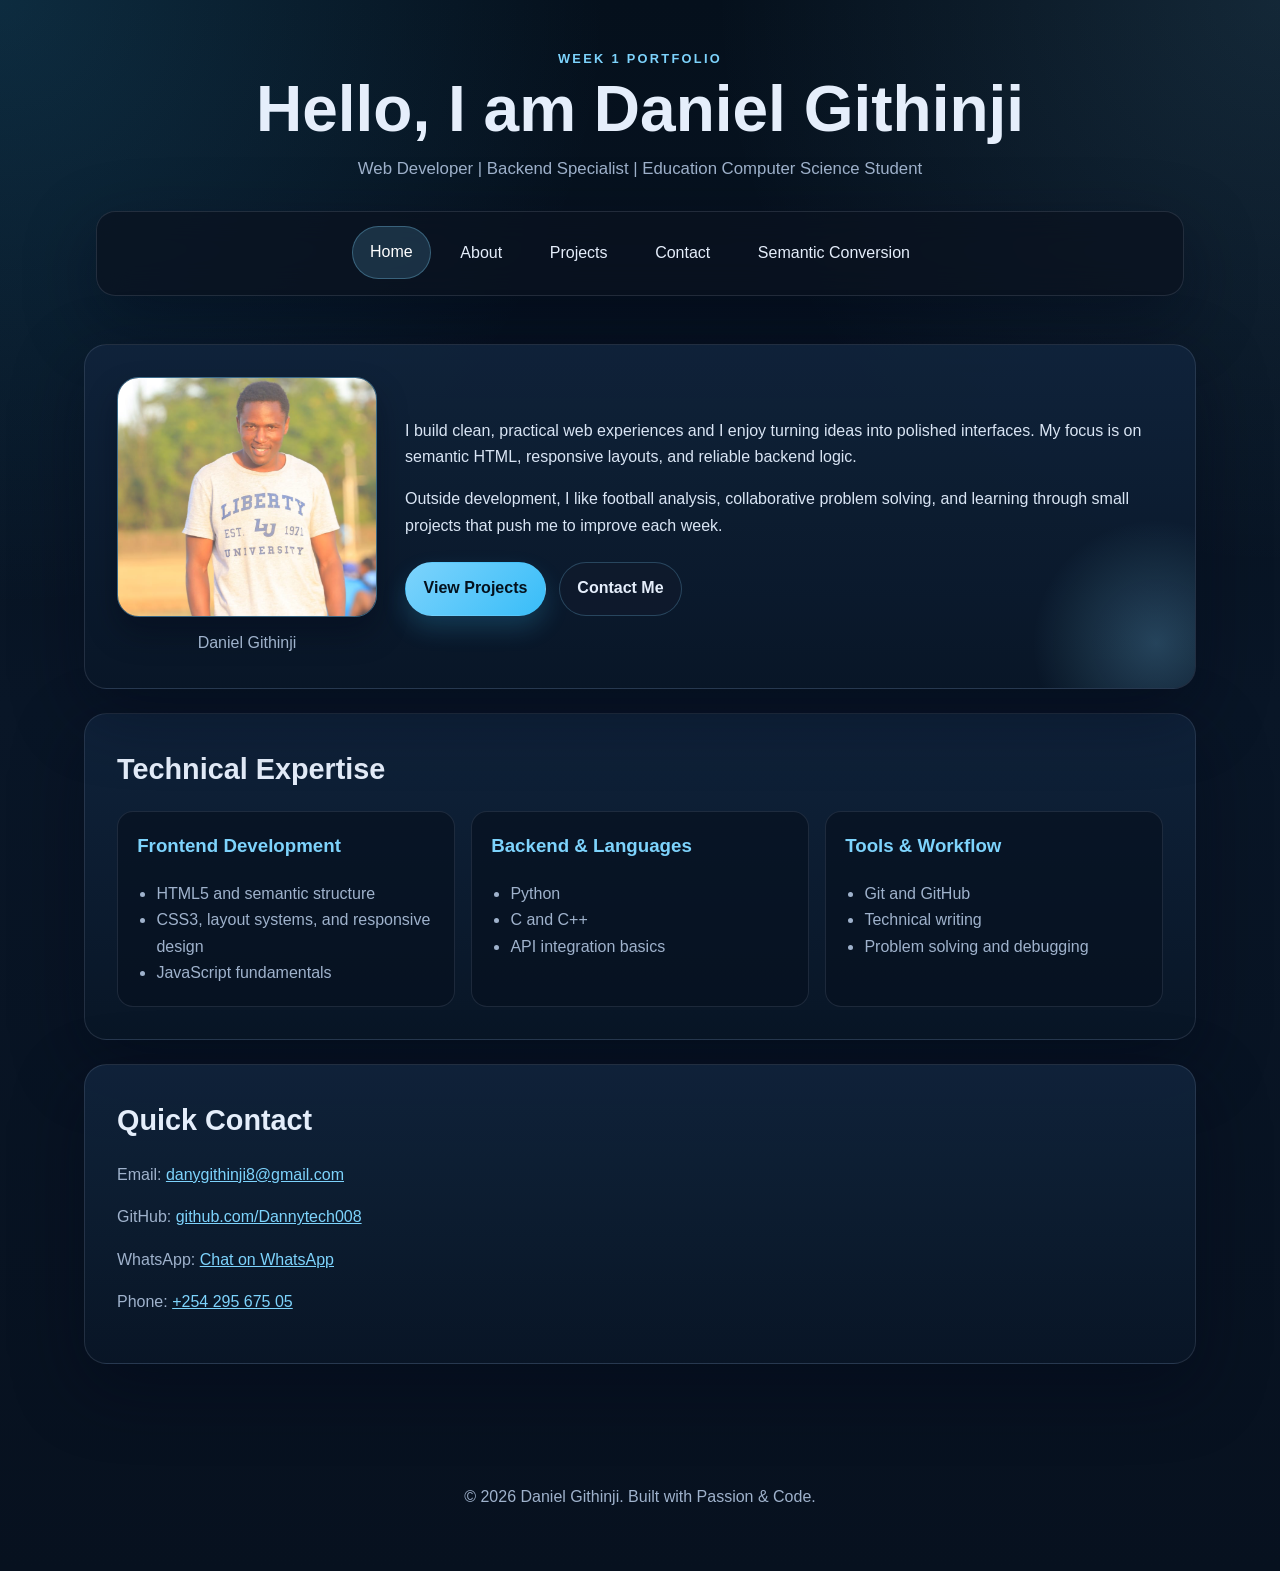
<file: index.html>
<!DOCTYPE html>
<html lang="en">
<head>
    <meta charset="UTF-8">
    <meta name="viewport" content="width=device-width, initial-scale=1.0">
    <meta name="description" content="Portfolio of Daniel Githinji - Web Developer & Backend Specialist">
    <title>Daniel Githinji | Portfolio</title>
    <link rel="stylesheet" href="styles.css">
</head>
<body>

    <header class="site-header">
        <div class="site-brand">
            <p class="eyebrow">Week 1 Portfolio</p>
            <h1>Hello, I am Daniel Githinji</h1>
            <p class="tagline">Web Developer | Backend Specialist | Education Computer Science Student</p>
        </div>

        <nav class="site-nav" aria-label="Main Navigation">
            <a href="index.html" aria-current="page">Home</a>
            <a href="about.html">About</a>
            <a href="projects.html">Projects</a>
            <a href="contact.html">Contact</a>
            <a href="semantic-conversion.html">Semantic Conversion</a>
        </nav>
    </header>

    <main>
        <section class="hero-card">
            <div class="about-container">
                <figure class="profile-card">
                    <img src="images/profile.jpg" alt="Daniel Githinji profile photo" width="240" height="240">
                    <figcaption>Daniel Githinji</figcaption>
                </figure>

                <div class="about-text">
                    <p>
                        I build clean, practical web experiences and I enjoy turning ideas into polished interfaces.
                        My focus is on semantic HTML, responsive layouts, and reliable backend logic.
                    </p>
                    <p>
                        Outside development, I like football analysis, collaborative problem solving, and learning
                        through small projects that push me to improve each week.
                    </p>
                    <div class="inline-links">
                        <a class="primary-link" href="projects.html">View Projects</a>
                        <a class="secondary-link" href="contact.html">Contact Me</a>
                    </div>
                </div>
            </div>
        </section>

        <section>
            <h2>Technical Expertise</h2>
            <div class="skills-grid">
                <article class="skill-card">
                    <h3>Frontend Development</h3>
                    <ul>
                        <li>HTML5 and semantic structure</li>
                        <li>CSS3, layout systems, and responsive design</li>
                        <li>JavaScript fundamentals</li>
                    </ul>
                </article>

                <article class="skill-card">
                    <h3>Backend & Languages</h3>
                    <ul>
                        <li>Python</li>
                        <li>C and C++</li>
                        <li>API integration basics</li>
                    </ul>
                </article>

                <article class="skill-card">
                    <h3>Tools & Workflow</h3>
                    <ul>
                        <li>Git and GitHub</li>
                        <li>Technical writing</li>
                        <li>Problem solving and debugging</li>
                    </ul>
                </article>
            </div>
        </section>

        <section>
            <h2>Quick Contact</h2>
            <address class="contact-summary">
                <p>Email: <a href="mailto:danygithinji8@gmail.com">danygithinji8@gmail.com</a></p>
                <p>GitHub: <a href="https://github.com/Dannytech008" target="_blank" rel="noopener">github.com/Dannytech008</a></p>
                <p>WhatsApp: <a href="https://wa.me/254712345678" target="_blank" rel="noopener">Chat on WhatsApp</a></p>
                <p>Phone: <a class="btn-link" href="tel:+254712345678">+254 295 675 05</a></p>
            </address>
        </section>
    </main>

    <footer>
        <p>&copy; 2026 Daniel Githinji. Built with Passion & Code.</p>
    </footer>

</body>
</html>
</file>
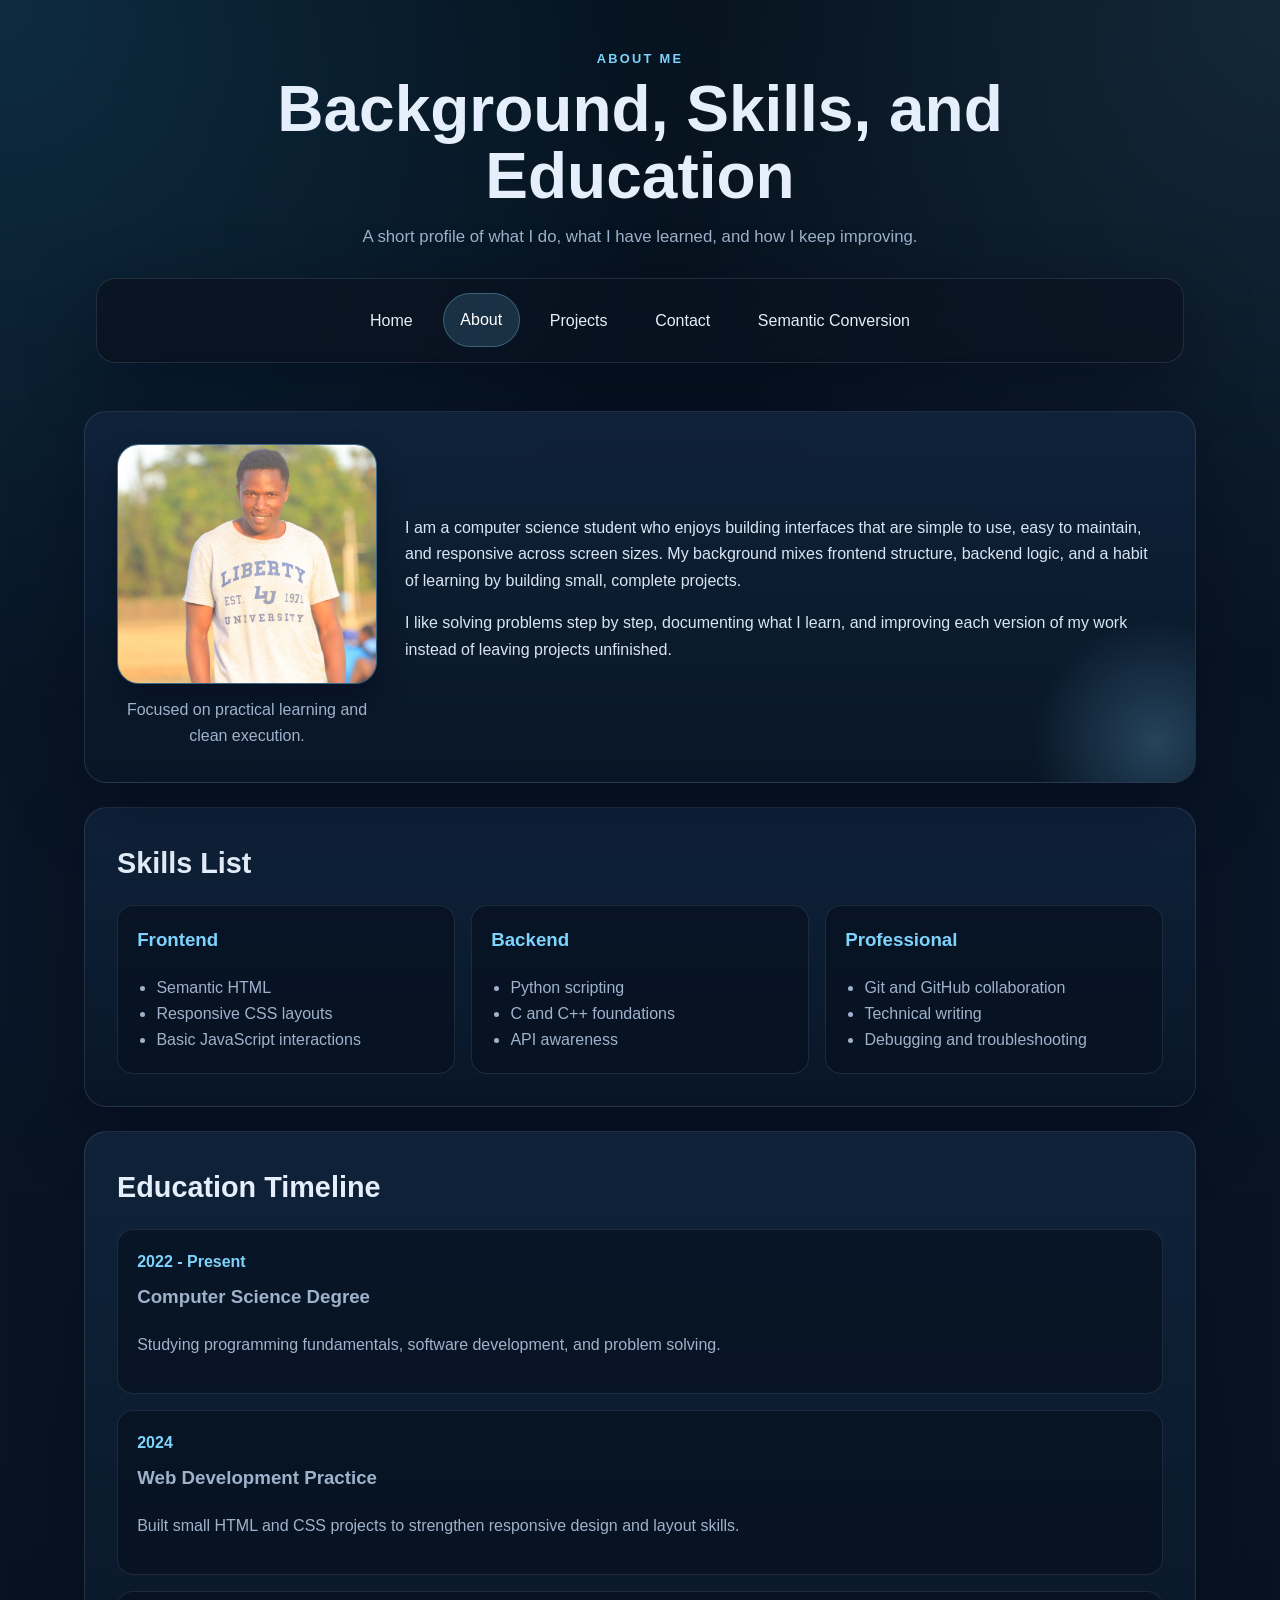
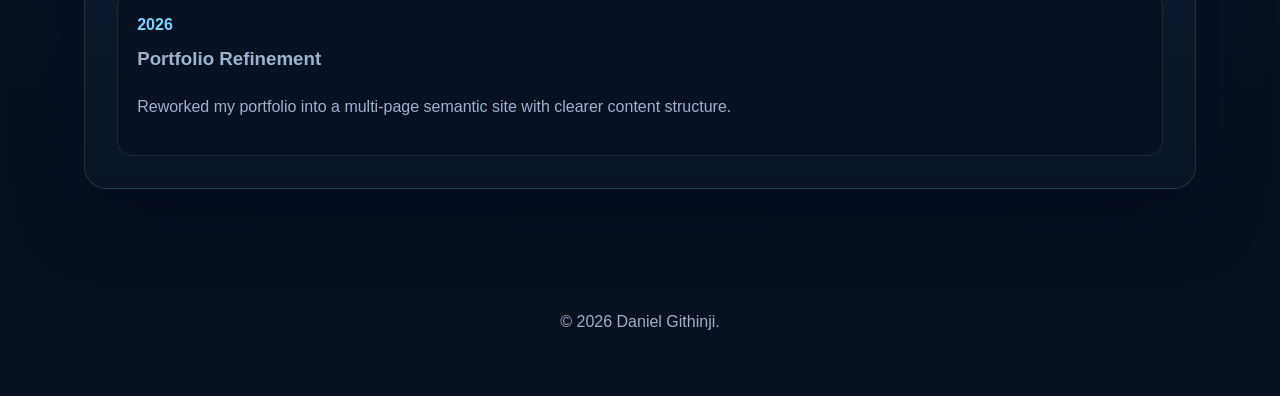
<file: about.html>
<!DOCTYPE html>
<html lang="en">
<head>
    <meta charset="UTF-8">
    <meta name="viewport" content="width=device-width, initial-scale=1.0">
    <meta name="description" content="Background, skills, and education timeline for Daniel Githinji.">
    <title>About | Daniel Githinji</title>
    <link rel="stylesheet" href="styles.css">
</head>
<body>
    <header class="site-header">
        <div class="site-brand">
            <p class="eyebrow">About Me</p>
            <h1>Background, Skills, and Education</h1>
            <p class="tagline">A short profile of what I do, what I have learned, and how I keep improving.</p>
        </div>

        <nav class="site-nav" aria-label="Main Navigation">
            <a href="index.html">Home</a>
            <a href="about.html" aria-current="page">About</a>
            <a href="projects.html">Projects</a>
            <a href="contact.html">Contact</a>
            <a href="semantic-conversion.html">Semantic Conversion</a>
        </nav>
    </header>

    <main>
        <section class="hero-card">
            <div class="about-container">
                <figure class="profile-card">
                    <img src="images/profile.jpg" alt="Daniel Githinji profile photo" width="240" height="240">
                    <figcaption>Focused on practical learning and clean execution.</figcaption>
                </figure>

                <div class="about-text">
                    <p>
                        I am a computer science student who enjoys building interfaces that are simple to use,
                        easy to maintain, and responsive across screen sizes. My background mixes frontend structure,
                        backend logic, and a habit of learning by building small, complete projects.
                    </p>
                    <p>
                        I like solving problems step by step, documenting what I learn, and improving each version
                        of my work instead of leaving projects unfinished.
                    </p>
                </div>
            </div>
        </section>

        <section>
            <h2>Skills List</h2>
            <div class="skills-grid">
                <article class="skill-card">
                    <h3>Frontend</h3>
                    <ul>
                        <li>Semantic HTML</li>
                        <li>Responsive CSS layouts</li>
                        <li>Basic JavaScript interactions</li>
                    </ul>
                </article>
                <article class="skill-card">
                    <h3>Backend</h3>
                    <ul>
                        <li>Python scripting</li>
                        <li>C and C++ foundations</li>
                        <li>API awareness</li>
                    </ul>
                </article>
                <article class="skill-card">
                    <h3>Professional</h3>
                    <ul>
                        <li>Git and GitHub collaboration</li>
                        <li>Technical writing</li>
                        <li>Debugging and troubleshooting</li>
                    </ul>
                </article>
            </div>
        </section>

        <section>
            <h2>Education Timeline</h2>
            <ol class="timeline">
                <li class="timeline-item">
                    <span class="year">2022 - Present</span>
                    <h3>Computer Science Degree</h3>
                    <p>Studying programming fundamentals, software development, and problem solving.</p>
                </li>
                <li class="timeline-item">
                    <span class="year">2024</span>
                    <h3>Web Development Practice</h3>
                    <p>Built small HTML and CSS projects to strengthen responsive design and layout skills.</p>
                </li>
                <li class="timeline-item">
                    <span class="year">2026</span>
                    <h3>Portfolio Refinement</h3>
                    <p>Reworked my portfolio into a multi-page semantic site with clearer content structure.</p>
                </li>
            </ol>
        </section>
    </main>

    <footer>
        <p>&copy; 2026 Daniel Githinji.</p>
    </footer>
</body>
</html>
</file>
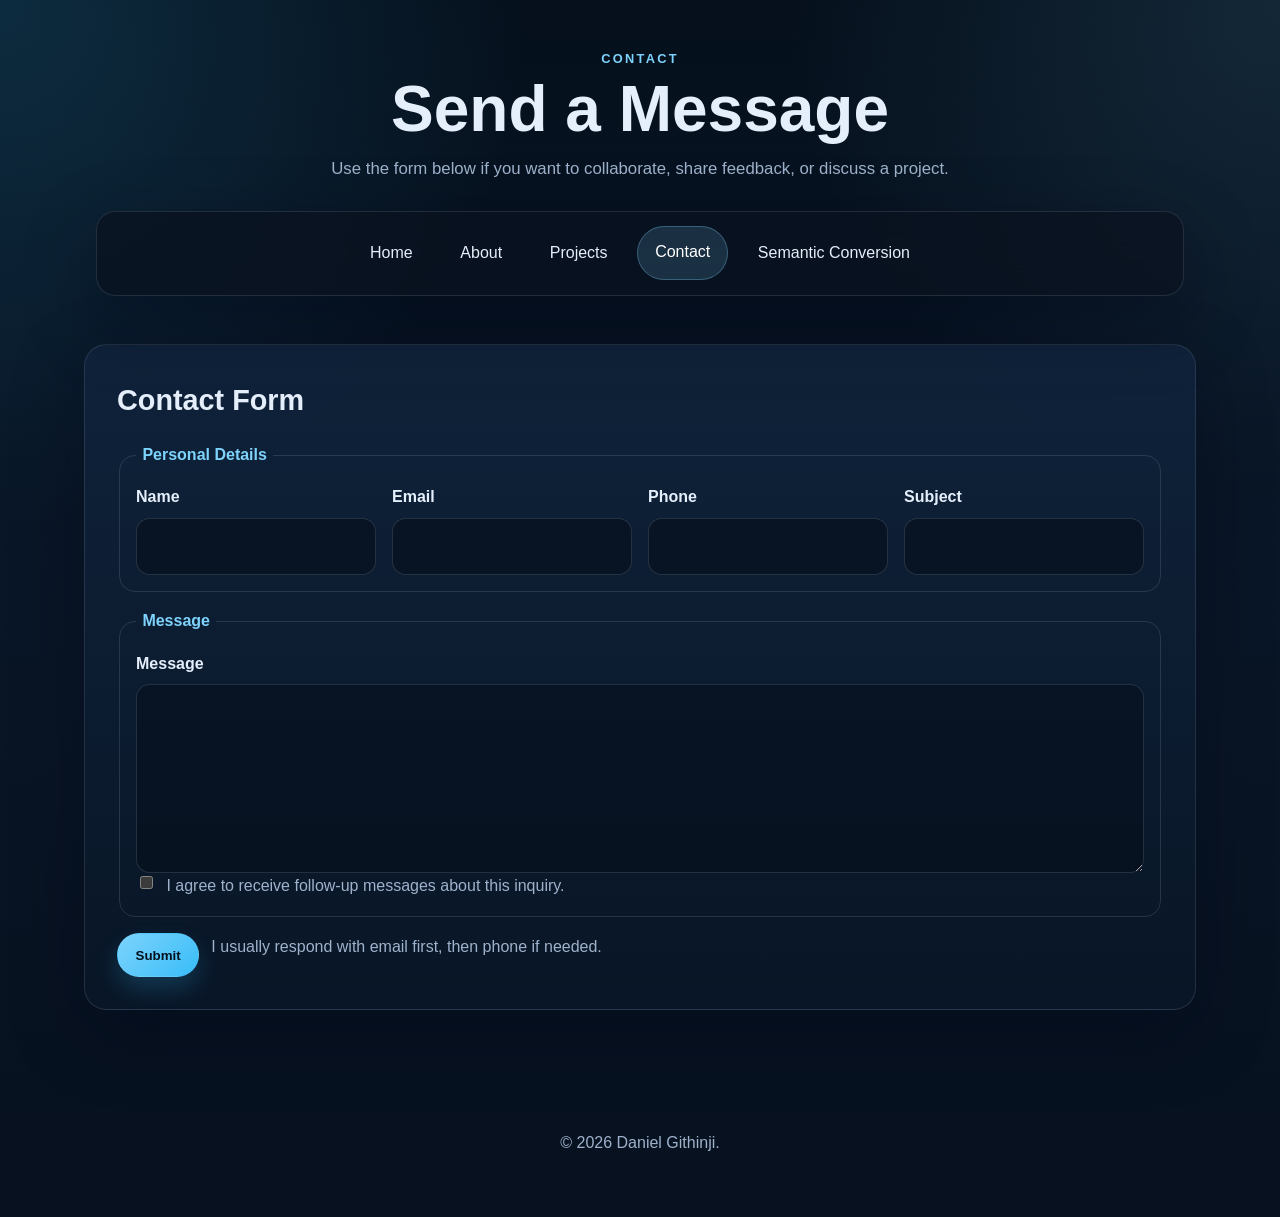
<file: contact.html>
<!DOCTYPE html>
<html lang="en">
<head>
    <meta charset="UTF-8">
    <meta name="viewport" content="width=device-width, initial-scale=1.0">
    <meta name="description" content="Contact form for Daniel Githinji.">
    <title>Contact | Daniel Githinji</title>
    <link rel="stylesheet" href="styles.css">
</head>
<body>
    <header class="site-header">
        <div class="site-brand">
            <p class="eyebrow">Contact</p>
            <h1>Send a Message</h1>
            <p class="tagline">Use the form below if you want to collaborate, share feedback, or discuss a project.</p>
        </div>

        <nav class="site-nav" aria-label="Main Navigation">
            <a href="index.html">Home</a>
            <a href="about.html">About</a>
            <a href="projects.html">Projects</a>
            <a href="contact.html" aria-current="page">Contact</a>
            <a href="semantic-conversion.html">Semantic Conversion</a>
        </nav>
    </header>

    <main>
        <section>
            <h2>Contact Form</h2>
            <form class="contact-form" action="#" method="post">
                <fieldset>
                    <legend>Personal Details</legend>
                    <div class="form-grid">
                        <div class="form-field">
                            <label for="name">Name</label>
                            <input id="name" name="name" type="text" autocomplete="name" required>
                        </div>
                        <div class="form-field">
                            <label for="email">Email</label>
                            <input id="email" name="email" type="email" autocomplete="email" required>
                        </div>
                        <div class="form-field">
                            <label for="phone">Phone</label>
                            <input id="phone" name="phone" type="tel" autocomplete="tel">
                        </div>
                        <div class="form-field">
                            <label for="subject">Subject</label>
                            <input id="subject" name="subject" type="text" required>
                        </div>
                    </div>
                </fieldset>

                <fieldset>
                    <legend>Message</legend>
                    <div class="form-field">
                        <label for="message">Message</label>
                        <textarea id="message" name="message" rows="6" required></textarea>
                    </div>
                    <label class="check-row" for="updates">
                        <input id="updates" name="updates" type="checkbox">
                        <span>I agree to receive follow-up messages about this inquiry.</span>
                    </label>
                </fieldset>

                <div class="contact-actions">
                    <button type="submit">Submit</button>
                    <p class="report-meta">I usually respond with email first, then phone if needed.</p>
                </div>
            </form>
        </section>
    </main>

    <footer>
        <p>&copy; 2026 Daniel Githinji.</p>
    </footer>
</body>
</html>
</file>
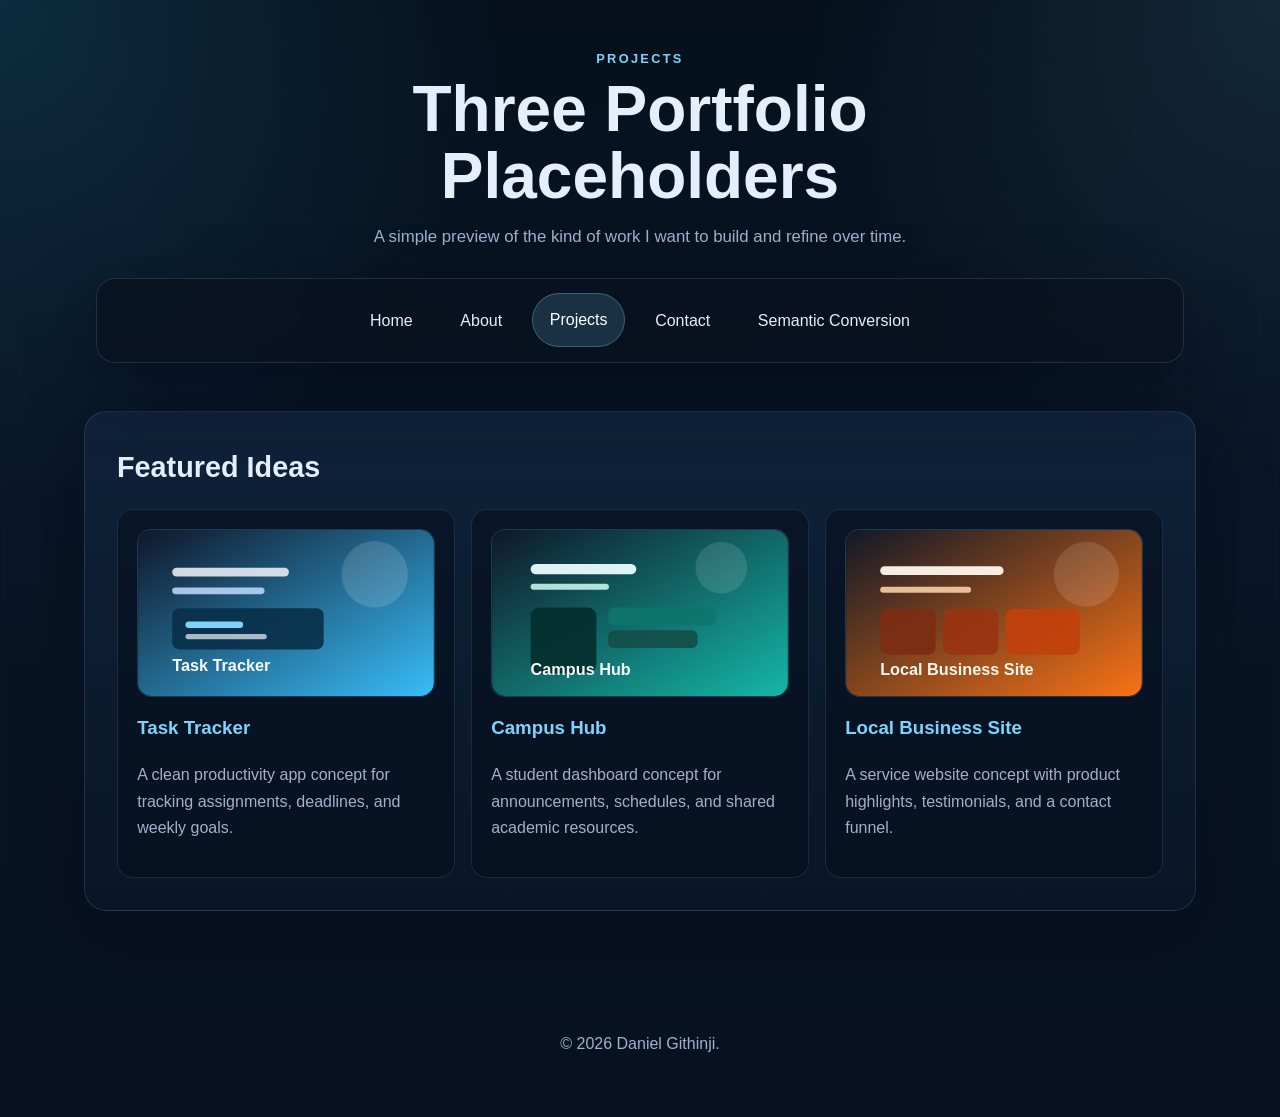
<file: projects.html>
<!DOCTYPE html>
<html lang="en">
<head>
    <meta charset="UTF-8">
    <meta name="viewport" content="width=device-width, initial-scale=1.0">
    <meta name="description" content="Project placeholders for Daniel Githinji's portfolio.">
    <title>Projects | Daniel Githinji</title>
    <link rel="stylesheet" href="styles.css">
</head>
<body>
    <header class="site-header">
        <div class="site-brand">
            <p class="eyebrow">Projects</p>
            <h1>Three Portfolio Placeholders</h1>
            <p class="tagline">A simple preview of the kind of work I want to build and refine over time.</p>
        </div>

        <nav class="site-nav" aria-label="Main Navigation">
            <a href="index.html">Home</a>
            <a href="about.html">About</a>
            <a href="projects.html" aria-current="page">Projects</a>
            <a href="contact.html">Contact</a>
            <a href="semantic-conversion.html">Semantic Conversion</a>
        </nav>
    </header>

    <main>
        <section>
            <h2>Featured Ideas</h2>
            <div class="project-grid">
                <article class="project-card">
                    <img src="images/project-1.svg" alt="Placeholder illustration for project one">
                    <h3>Task Tracker</h3>
                    <p>A clean productivity app concept for tracking assignments, deadlines, and weekly goals.</p>
                </article>
                <article class="project-card">
                    <img src="images/project-2.svg" alt="Placeholder illustration for project two">
                    <h3>Campus Hub</h3>
                    <p>A student dashboard concept for announcements, schedules, and shared academic resources.</p>
                </article>
                <article class="project-card">
                    <img src="images/project-3.svg" alt="Placeholder illustration for project three">
                    <h3>Local Business Site</h3>
                    <p>A service website concept with product highlights, testimonials, and a contact funnel.</p>
                </article>
            </div>
        </section>
    </main>

    <footer>
        <p>&copy; 2026 Daniel Githinji.</p>
    </footer>
</body>
</html>
</file>
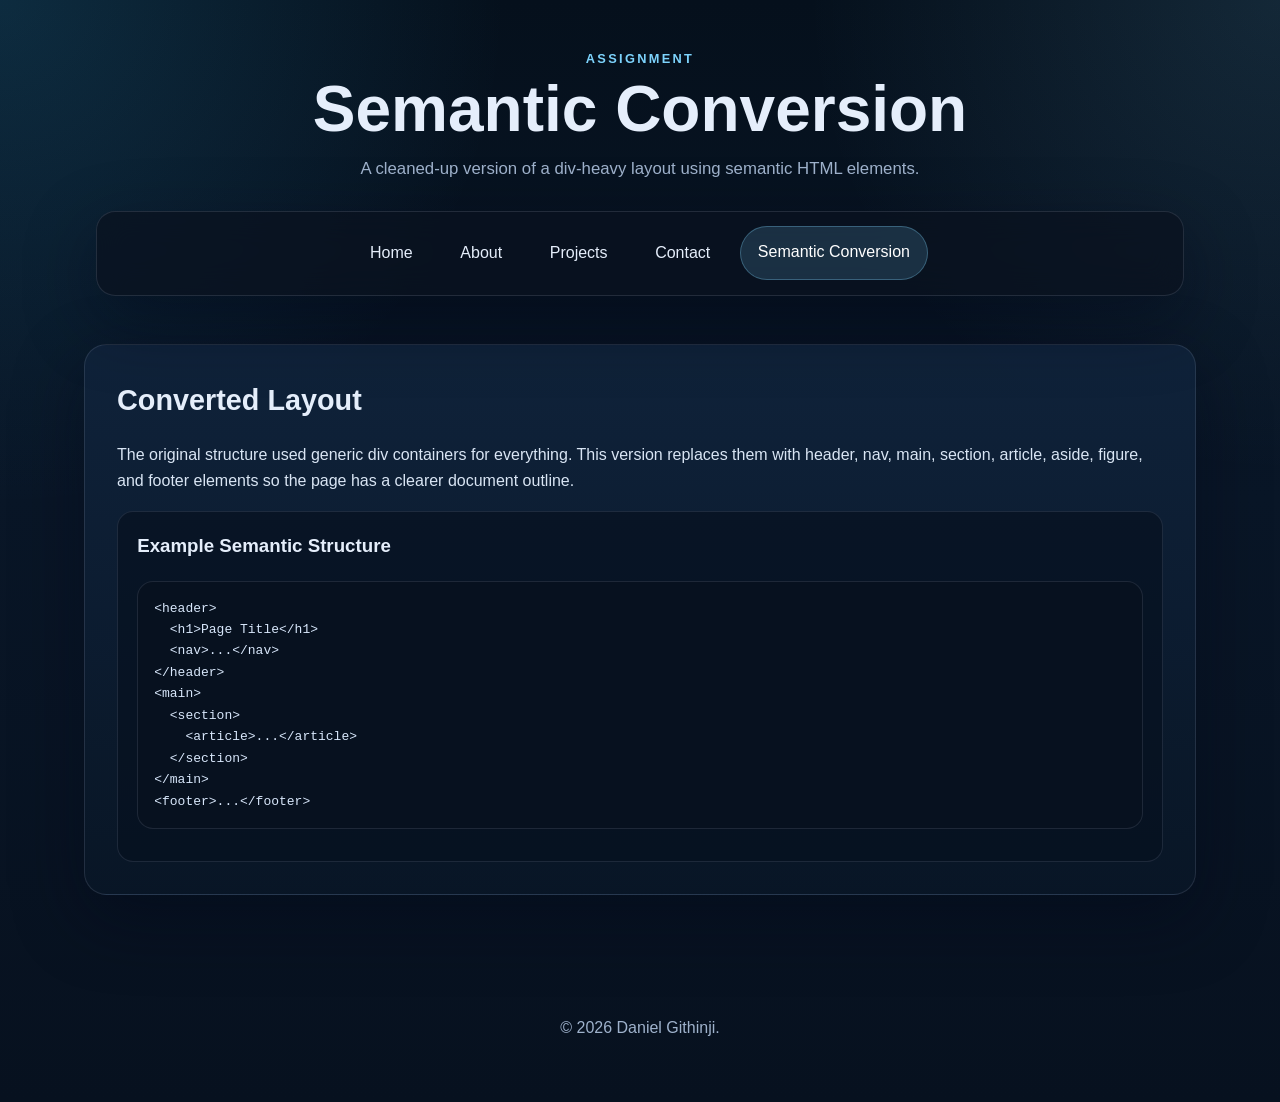
<file: semantic-conversion.html>
<!DOCTYPE html>
<html lang="en">
<head>
    <meta charset="UTF-8">
    <meta name="viewport" content="width=device-width, initial-scale=1.0">
    <meta name="description" content="Semantic HTML conversion example.">
    <title>Semantic Conversion | Daniel Githinji</title>
    <link rel="stylesheet" href="styles.css">
</head>
<body>
    <header class="site-header">
        <div class="site-brand">
            <p class="eyebrow">Assignment</p>
            <h1>Semantic Conversion</h1>
            <p class="tagline">A cleaned-up version of a div-heavy layout using semantic HTML elements.</p>
        </div>

        <nav class="site-nav" aria-label="Main Navigation">
            <a href="index.html">Home</a>
            <a href="about.html">About</a>
            <a href="projects.html">Projects</a>
            <a href="contact.html">Contact</a>
            <a href="semantic-conversion.html" aria-current="page">Semantic Conversion</a>
        </nav>
    </header>

    <main>
        <section>
            <h2>Converted Layout</h2>
            <div class="about-text">
                <p>
                    The original structure used generic div containers for everything. This version replaces them
                    with header, nav, main, section, article, aside, figure, and footer elements so the page has a
                    clearer document outline.
                </p>
            </div>

            <article class="info-card">
                <h3>Example Semantic Structure</h3>
                <pre class="code-sample"><code>&lt;header&gt;
  &lt;h1&gt;Page Title&lt;/h1&gt;
  &lt;nav&gt;...&lt;/nav&gt;
&lt;/header&gt;
&lt;main&gt;
  &lt;section&gt;
    &lt;article&gt;...&lt;/article&gt;
  &lt;/section&gt;
&lt;/main&gt;
&lt;footer&gt;...&lt;/footer&gt;</code></pre>
            </article>
        </section>
    </main>

    <footer>
        <p>&copy; 2026 Daniel Githinji.</p>
    </footer>
</body>
</html>
</file>
<file: styles.css>
:root {
    color-scheme: dark;
    --bg: #07111f;
    --bg-soft: #0f1b2d;
    --panel: rgba(15, 27, 45, 0.92);
    --panel-strong: #10233b;
    --line: rgba(148, 163, 184, 0.18);
    --text: #e5eefb;
    --muted: #9fb2cc;
    --accent: #7dd3fc;
    --accent-strong: #38bdf8;
    --shadow: 0 24px 70px rgba(2, 8, 23, 0.42);
}

* {
    box-sizing: border-box;
}

html {
    scroll-behavior: smooth;
}

body {
    margin: 0;
    min-height: 100vh;
    font-family: "Trebuchet MS", "Segoe UI", sans-serif;
    line-height: 1.65;
    color: var(--text);
    background:
        radial-gradient(circle at top left, rgba(56, 189, 248, 0.16), transparent 30%),
        radial-gradient(circle at top right, rgba(125, 211, 252, 0.12), transparent 28%),
        linear-gradient(180deg, #05101c 0%, #091627 45%, #07111f 100%);
}

a {
    color: inherit;
}

img {
    max-width: 100%;
    display: block;
}

.site-header {
    padding: 3rem 1.25rem 1.5rem;
    text-align: center;
}

.site-brand {
    max-width: 54rem;
    margin: 0 auto;
}

.eyebrow {
    margin: 0 0 0.45rem;
    color: var(--accent);
    text-transform: uppercase;
    letter-spacing: 0.18em;
    font-size: 0.8rem;
    font-weight: 700;
}

.site-header h1 {
    margin: 0;
    font-size: clamp(2.4rem, 5vw, 4.6rem);
    line-height: 1.05;
}

.tagline {
    margin: 0.75rem auto 0;
    max-width: 42rem;
    color: var(--muted);
    font-size: 1.05rem;
}

.site-nav {
    width: min(100%, 68rem);
    margin: 1.75rem auto 0;
    padding: 0.9rem;
    display: flex;
    flex-wrap: wrap;
    justify-content: center;
    gap: 0.75rem;
    border: 1px solid var(--line);
    border-radius: 1.2rem;
    background: rgba(10, 18, 31, 0.75);
    backdrop-filter: blur(16px);
    box-shadow: var(--shadow);
}

.site-nav a {
    padding: 0.8rem 1.05rem;
    border-radius: 999px;
    text-decoration: none;
    border: 1px solid transparent;
    color: var(--text);
    transition: transform 180ms ease, background-color 180ms ease, border-color 180ms ease, color 180ms ease;
}

.site-nav a:hover,
.site-nav a:focus-visible,
.site-nav a[aria-current="page"] {
    background: rgba(125, 211, 252, 0.16);
    border-color: rgba(125, 211, 252, 0.3);
    color: #ffffff;
    transform: translateY(-1px);
    outline: none;
}

main {
    width: min(100%, 72rem);
    margin: 0 auto;
    padding: 0 1.25rem 3.5rem;
}

section {
    margin: 1.5rem 0;
    padding: clamp(1.4rem, 3vw, 2rem);
    border: 1px solid var(--line);
    border-radius: 1.4rem;
    background: linear-gradient(180deg, rgba(16, 35, 59, 0.95), rgba(9, 22, 39, 0.95));
    box-shadow: var(--shadow);
}

h2 {
    margin: 0 0 1.1rem;
    font-size: 1.8rem;
}

h3 {
    margin-top: 0;
}

.hero-card {
    position: relative;
    overflow: hidden;
}

.hero-card::after {
    content: "";
    position: absolute;
    inset: auto -8% -24% auto;
    width: 16rem;
    height: 16rem;
    border-radius: 50%;
    background: radial-gradient(circle, rgba(125, 211, 252, 0.24), transparent 68%);
    pointer-events: none;
}

.about-container {
    display: grid;
    grid-template-columns: minmax(220px, 260px) minmax(0, 1fr);
    gap: 1.75rem;
    align-items: center;
}

.profile-card {
    margin: 0;
    text-align: center;
}

.profile-card img {
    width: 100%;
    aspect-ratio: 1;
    object-fit: cover;
    border-radius: 1.35rem;
    border: 1px solid rgba(125, 211, 252, 0.42);
    box-shadow: 0 16px 30px rgba(2, 8, 23, 0.36);
}

.profile-card figcaption {
    margin-top: 0.8rem;
    color: var(--muted);
}

.about-text p {
    margin-top: 0;
    color: #d9e5f4;
}

.inline-links {
    display: flex;
    flex-wrap: wrap;
    gap: 0.8rem;
    margin-top: 1.4rem;
}

.primary-link,
.secondary-link,
button[type="submit"] {
    display: inline-flex;
    align-items: center;
    justify-content: center;
    min-height: 2.8rem;
    padding: 0.8rem 1.1rem;
    border-radius: 999px;
    text-decoration: none;
    font-weight: 700;
    border: 1px solid transparent;
    transition: transform 180ms ease, box-shadow 180ms ease, background-color 180ms ease;
}

.primary-link,
button[type="submit"] {
    background: linear-gradient(135deg, var(--accent), var(--accent-strong));
    color: #04111d;
    box-shadow: 0 12px 24px rgba(56, 189, 248, 0.2);
}

.secondary-link {
    background: rgba(15, 27, 45, 0.8);
    border-color: rgba(125, 211, 252, 0.24);
    color: var(--text);
}

.primary-link:hover,
.secondary-link:hover,
button[type="submit"]:hover,
.primary-link:focus-visible,
.secondary-link:focus-visible,
button[type="submit"]:focus-visible {
    transform: translateY(-1px);
    outline: none;
}

.skills-grid,
.project-grid,
.report-grid {
    display: grid;
    grid-template-columns: repeat(auto-fit, minmax(220px, 1fr));
    gap: 1rem;
}

.skill-card,
.project-card,
.report-card,
.info-card,
.timeline-item {
    padding: 1.2rem;
    border-radius: 1rem;
    background: rgba(7, 17, 31, 0.68);
    border: 1px solid rgba(148, 163, 184, 0.16);
}

.skill-card h3,
.project-card h3,
.report-card h3 {
    color: var(--accent);
}

.skill-card ul,
.report-card ul,
.summary-list,
.timeline {
    margin: 0;
    padding-left: 1.2rem;
    color: var(--muted);
}

.timeline {
    list-style: none;
    padding-left: 0;
    display: grid;
    gap: 1rem;
}

.timeline-item {
    position: relative;
}

.timeline-item .year {
    display: inline-block;
    margin-bottom: 0.4rem;
    color: var(--accent);
    font-weight: 700;
}

.contact-summary,
.contact-details {
    font-style: normal;
    color: var(--muted);
}

.contact-summary a,
.contact-details a,
.report-card a {
    color: var(--accent);
}

.project-card img {
    width: 100%;
    aspect-ratio: 16 / 9;
    object-fit: cover;
    border-radius: 0.85rem;
    margin-bottom: 1rem;
    border: 1px solid rgba(125, 211, 252, 0.2);
}

.project-card p,
.report-card p,
.project-card li,
.info-card p {
    color: var(--muted);
}

.contact-form {
    display: grid;
    gap: 1rem;
}

.contact-form fieldset {
    border: 1px solid rgba(148, 163, 184, 0.2);
    border-radius: 1rem;
    padding: 1rem;
}

.contact-form legend {
    padding: 0 0.4rem;
    color: var(--accent);
    font-weight: 700;
}

.form-grid {
    display: grid;
    grid-template-columns: repeat(auto-fit, minmax(220px, 1fr));
    gap: 1rem;
}

.form-field {
    display: grid;
    gap: 0.45rem;
}

.form-field label {
    font-weight: 700;
}

.form-field input,
.form-field textarea {
    width: 100%;
    padding: 0.9rem 1rem;
    border-radius: 0.85rem;
    border: 1px solid rgba(148, 163, 184, 0.2);
    background: rgba(7, 17, 31, 0.75);
    color: var(--text);
    font: inherit;
}

.form-field input:focus,
.form-field textarea:focus {
    outline: 2px solid rgba(125, 211, 252, 0.55);
    outline-offset: 2px;
}

.check-row {
    display: flex;
    align-items: flex-start;
    gap: 0.65rem;
    color: var(--muted);
}

.contact-actions {
    display: flex;
    flex-wrap: wrap;
    gap: 0.75rem;
    align-items: center;
}

.code-sample {
    overflow: auto;
    padding: 1rem;
    border-radius: 1rem;
    background: #07111f;
    border: 1px solid rgba(148, 163, 184, 0.16);
    color: #d8e7fb;
}

.report-meta {
    margin-top: 0;
    color: var(--muted);
}

footer {
    padding: 1.5rem 1.25rem 2.75rem;
    text-align: center;
    color: var(--muted);
}

@media (max-width: 720px) {
    .about-container {
        grid-template-columns: 1fr;
    }

    .site-header {
        padding-top: 2rem;
    }
}
</file>
